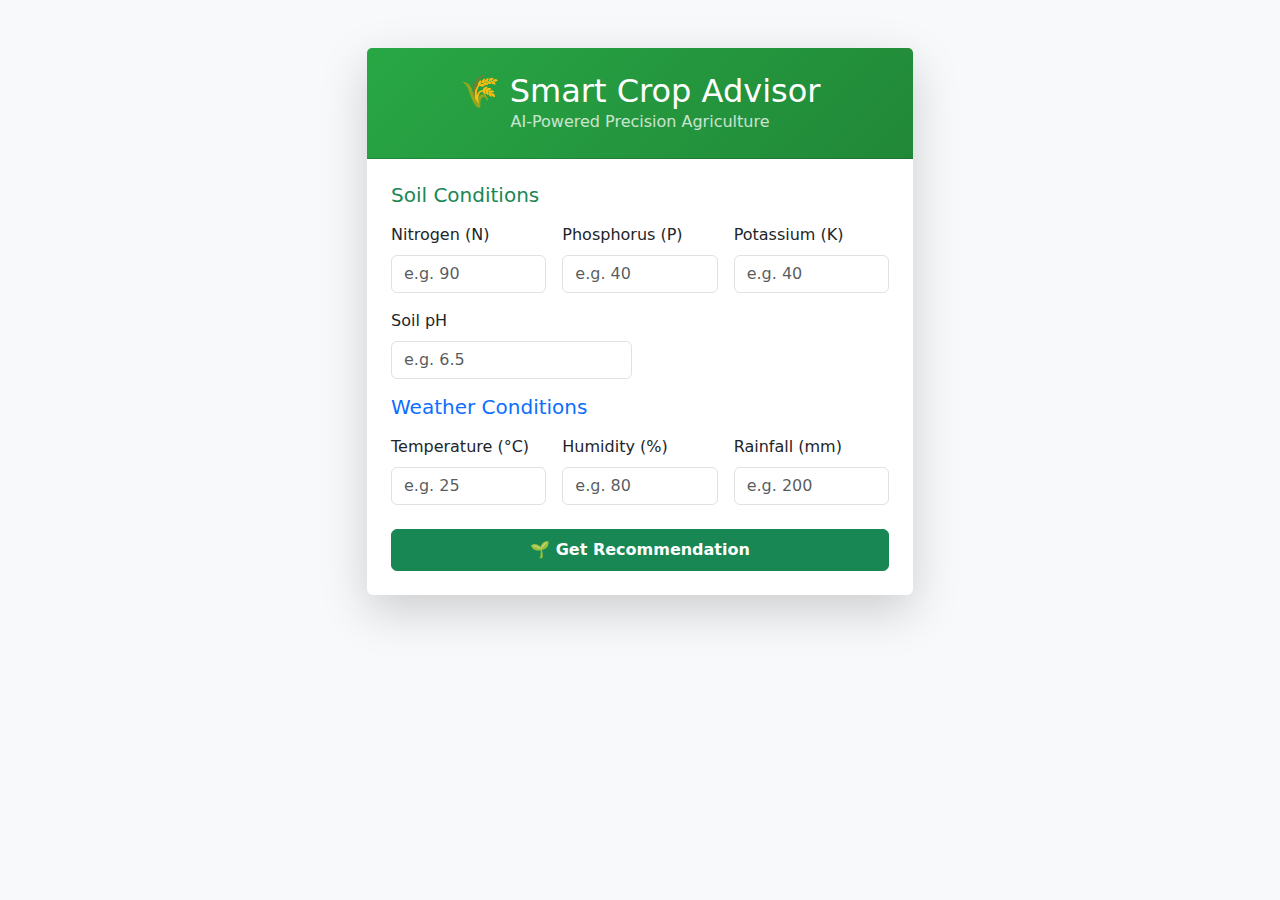
<file: code/crop recommendation/crop_model/index.html>
<!DOCTYPE html>
<html lang="en">
<head>
    <meta charset="UTF-8">
    <meta name="viewport" content="width=device-width, initial-scale=1.0">
    <title>Smart Crop Advisory System</title>
    <link href="https://cdn.jsdelivr.net/npm/bootstrap@5.3.0/dist/css/bootstrap.min.css" rel="stylesheet">
    <style>
        body { background-color: #f8f9fa; }
        .card { border: none; shadow: 0 4px 6px rgba(0,0,0,0.1); }
        .header-bg { background: linear-gradient(135deg, #28a745 0%, #218838 100%); color: white; }
        .result-box { display: none; transition: all 0.3s ease; }
    </style>
</head>
<body class="py-5">

<div class="container">
    <div class="row justify-content-center">
        <div class="col-md-8 col-lg-6">
            <div class="card shadow-lg">
                <div class="card-header header-bg text-center py-4">
                    <h2 class="mb-0">🌾 Smart Crop Advisor</h2>
                    <p class="mb-0 opacity-75">AI-Powered Precision Agriculture</p>
                </div>
                <div class="card-body p-4">
                    <form id="cropForm">
                        <h5 class="mb-3 text-success">Soil Conditions</h5>
                        <div class="row g-3 mb-3">
                            <div class="col-md-4">
                                <label class="form-label">Nitrogen (N)</label>
                                <input type="number" class="form-control" id="N" required placeholder="e.g. 90">
                            </div>
                            <div class="col-md-4">
                                <label class="form-label">Phosphorus (P)</label>
                                <input type="number" class="form-control" id="P" required placeholder="e.g. 40">
                            </div>
                            <div class="col-md-4">
                                <label class="form-label">Potassium (K)</label>
                                <input type="number" class="form-control" id="K" required placeholder="e.g. 40">
                            </div>
                            <div class="col-md-6">
                                <label class="form-label">Soil pH</label>
                                <input type="number" step="0.1" class="form-control" id="ph" required placeholder="e.g. 6.5">
                            </div>
                        </div>

                        <h5 class="mb-3 text-primary">Weather Conditions</h5>
                        <div class="row g-3 mb-4">
                            <div class="col-md-4">
                                <label class="form-label">Temperature (°C)</label>
                                <input type="number" step="0.1" class="form-control" id="temperature" required placeholder="e.g. 25">
                            </div>
                            <div class="col-md-4">
                                <label class="form-label">Humidity (%)</label>
                                <input type="number" step="0.1" class="form-control" id="humidity" required placeholder="e.g. 80">
                            </div>
                            <div class="col-md-4">
                                <label class="form-label">Rainfall (mm)</label>
                                <input type="number" step="1" class="form-control" id="rainfall" required placeholder="e.g. 200">
                            </div>
                        </div>

                        <button type="submit" class="btn btn-success w-100 py-2 fw-bold" id="btnPredict">
                            🌱 Get Recommendation
                        </button>
                    </form>

                    <div id="loading" class="text-center mt-4" style="display: none;">
                        <div class="spinner-border text-success" role="status"></div>
                        <p class="mt-2 text-muted">Analyzing soil parameters...</p>
                    </div>

                    <div id="result" class="result-box alert alert-success mt-4 text-center">
                        <h4 class="alert-heading">Recommended Crop:</h4>
                        <h1 class="display-4 fw-bold" id="cropName">--</h1>
                        <hr>
                        <p class="mb-0">Confidence Score: <strong id="confidenceScore">--</strong>%</p>
                    </div>
                    
                    <div id="error" class="alert alert-danger mt-4 text-center" style="display: none;"></div>
                </div>
            </div>
        </div>
    </div>
</div>

<script>
    document.getElementById('cropForm').addEventListener('submit', async function(e) {
        e.preventDefault();
        
        // UI Handling
        const btn = document.getElementById('btnPredict');
        const loading = document.getElementById('loading');
        const resultBox = document.getElementById('result');
        const errorBox = document.getElementById('error');
        
        btn.disabled = true;
        loading.style.display = 'block';
        resultBox.style.display = 'none';
        errorBox.style.display = 'none';

        // 1. Gather Data
        const formData = {
            N: parseFloat(document.getElementById('N').value),
            P: parseFloat(document.getElementById('P').value),
            K: parseFloat(document.getElementById('K').value),
            temperature: parseFloat(document.getElementById('temperature').value),
            humidity: parseFloat(document.getElementById('humidity').value),
            ph: parseFloat(document.getElementById('ph').value),
            rainfall: parseFloat(document.getElementById('rainfall').value)
        };

        try {
            // 2. Call API
            // CURRENT: Points directly to Python (for testing)
            // FUTURE: Change this URL to your Java Endpoint (e.g., '/api/recommend')
            const response = await fetch('http://127.0.0.1:8000/predict', {
                method: 'POST',
                headers: {
                    'Content-Type': 'application/json'
                },
                body: JSON.stringify(formData)
            });

            if (!response.ok) throw new Error("API Connection Failed");

            const data = await response.json();

            // 3. Show Result
            document.getElementById('cropName').innerText = data.prediction.toUpperCase();
            document.getElementById('confidenceScore').innerText = data.confidence.toFixed(2);
            resultBox.style.display = 'block';

        } catch (err) {
            errorBox.innerText = "⚠️ Error: " + err.message + ". Is the backend running?";
            errorBox.style.display = 'block';
        } finally {
            btn.disabled = false;
            loading.style.display = 'none';
        }
    });
</script>

</body>
</html>
</file>
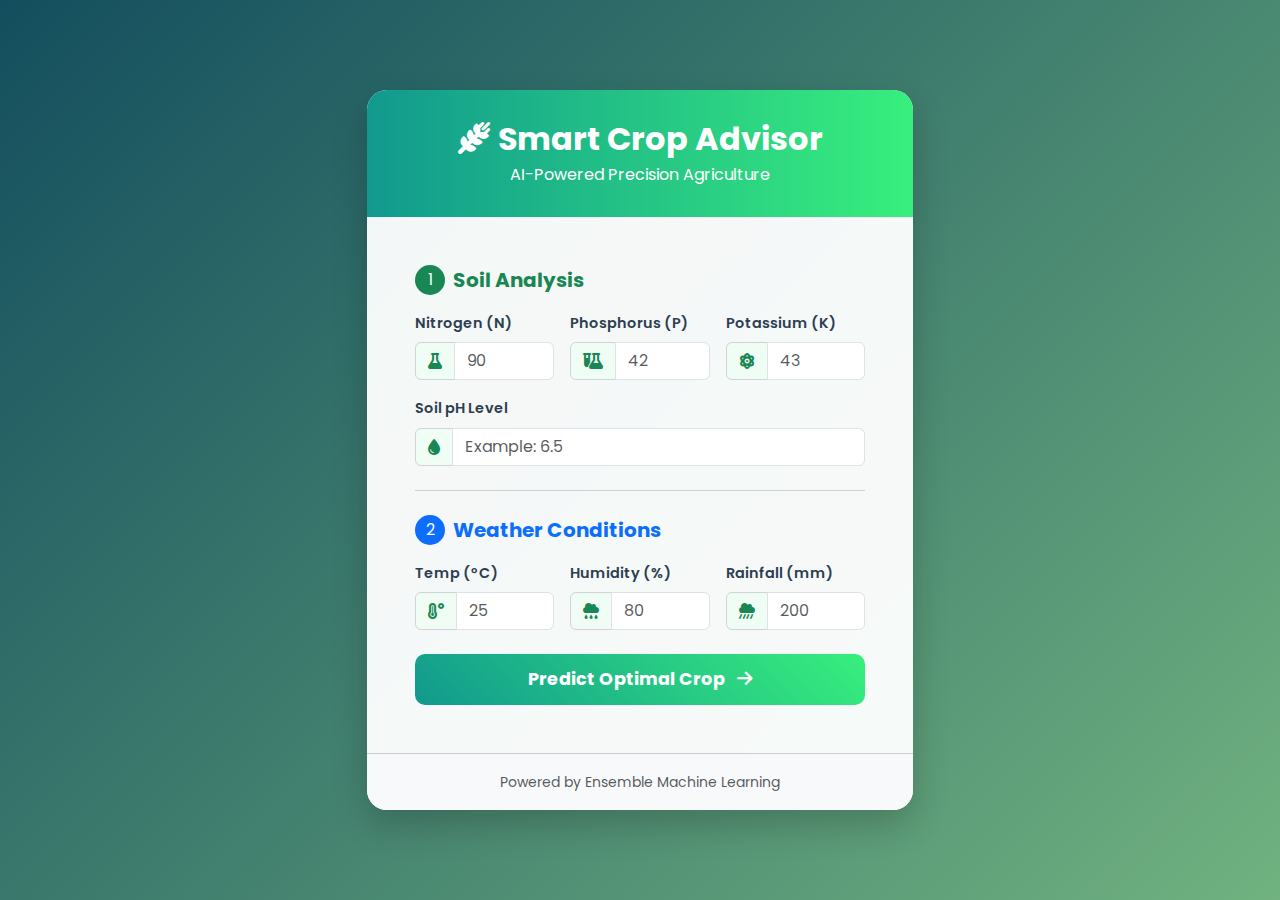
<file: code/crop recommendation/crop_model/index_crop.html>
<!DOCTYPE html>
<html lang="en">
<head>
    <meta charset="UTF-8">
    <meta name="viewport" content="width=device-width, initial-scale=1.0">
    <title>AgriSmart | Precision Crop Advisor</title>
    
    <link href="https://fonts.googleapis.com/css2?family=Poppins:wght@300;400;600;700&display=swap" rel="stylesheet">
    <link href="https://cdn.jsdelivr.net/npm/bootstrap@5.3.0/dist/css/bootstrap.min.css" rel="stylesheet">
    <link rel="stylesheet" href="https://cdnjs.cloudflare.com/ajax/libs/font-awesome/6.4.0/css/all.min.css">

    <style>
        body {
            font-family: 'Poppins', sans-serif;
            background: linear-gradient(135deg, #134e5e 0%, #71b280 100%); /* Deep Green Gradient */
            min-height: 100vh;
            display: flex;
            align-items: center;
            justify-content: center;
        }

        .main-card {
            background: rgba(255, 255, 255, 0.95);
            border-radius: 20px;
            box-shadow: 0 15px 35px rgba(0,0,0,0.2);
            overflow: hidden;
            border: none;
        }

        .header-section {
            background: linear-gradient(to right, #11998e, #38ef7d);
            color: white;
            padding: 30px 20px;
            text-align: center;
        }

        .form-label {
            font-weight: 600;
            color: #2c3e50;
            font-size: 0.9rem;
        }

        .input-group-text {
            background-color: #f0fdf4;
            border-color: #ced4da;
            color: #198754;
        }

        .form-control:focus {
            box-shadow: 0 0 0 4px rgba(25, 135, 84, 0.15);
            border-color: #198754;
        }

        .btn-predict {
            background: linear-gradient(45deg, #11998e, #38ef7d);
            border: none;
            color: white;
            padding: 12px;
            font-size: 1.1rem;
            border-radius: 10px;
            transition: all 0.3s ease;
        }

        .btn-predict:hover {
            transform: translateY(-2px);
            box-shadow: 0 5px 15px rgba(56, 239, 125, 0.4);
        }

        /* Result Animation */
        .result-box {
            display: none;
            background: #f0fdf4;
            border: 2px solid #198754;
            border-radius: 15px;
            animation: slideUp 0.5s ease-out;
        }

        @keyframes slideUp {
            from { opacity: 0; transform: translateY(20px); }
            to { opacity: 1; transform: translateY(0); }
        }

        .loading-spinner {
            display: none;
        }
    </style>
</head>
<body class="py-4">

<div class="container">
    <div class="row justify-content-center">
        <div class="col-lg-6 col-md-8">
            
            <div class="card main-card">
                <div class="header-section">
                    <h2 class="fw-bold mb-1"><i class="fa-solid fa-wheat-awn me-2"></i>Smart Crop Advisor</h2>
                    <p class="mb-0 opacity-90">AI-Powered Precision Agriculture</p>
                </div>

                <div class="card-body p-4 p-md-5">
                    <form id="cropForm">
                        
                        <div class="d-flex align-items-center mb-3">
                            <div class="bg-success text-white rounded-circle d-flex align-items-center justify-content-center me-2" style="width: 30px; height: 30px;">1</div>
                            <h5 class="fw-bold text-success mb-0">Soil Analysis</h5>
                        </div>

                        <div class="row g-3 mb-4">
                            <div class="col-4">
                                <label class="form-label">Nitrogen (N)</label>
                                <div class="input-group">
                                    <span class="input-group-text"><i class="fa-solid fa-flask"></i></span>
                                    <input type="number" class="form-control" id="N" required placeholder="90">
                                </div>
                            </div>
                            <div class="col-4">
                                <label class="form-label">Phosphorus (P)</label>
                                <div class="input-group">
                                    <span class="input-group-text"><i class="fa-solid fa-flask-vial"></i></span>
                                    <input type="number" class="form-control" id="P" required placeholder="42">
                                </div>
                            </div>
                            <div class="col-4">
                                <label class="form-label">Potassium (K)</label>
                                <div class="input-group">
                                    <span class="input-group-text"><i class="fa-solid fa-atom"></i></span>
                                    <input type="number" class="form-control" id="K" required placeholder="43">
                                </div>
                            </div>
                            <div class="col-12">
                                <label class="form-label">Soil pH Level</label>
                                <div class="input-group">
                                    <span class="input-group-text"><i class="fa-solid fa-droplet"></i></span>
                                    <input type="number" step="0.1" class="form-control" id="ph" required placeholder="Example: 6.5">
                                </div>
                            </div>
                        </div>

                        <hr class="text-muted opacity-25">

                        <div class="d-flex align-items-center mb-3 mt-4">
                            <div class="bg-primary text-white rounded-circle d-flex align-items-center justify-content-center me-2" style="width: 30px; height: 30px;">2</div>
                            <h5 class="fw-bold text-primary mb-0">Weather Conditions</h5>
                        </div>

                        <div class="row g-3 mb-4">
                            <div class="col-md-4">
                                <label class="form-label">Temp (°C)</label>
                                <div class="input-group">
                                    <span class="input-group-text"><i class="fa-solid fa-temperature-high"></i></span>
                                    <input type="number" step="0.1" class="form-control" id="temperature" required placeholder="25">
                                </div>
                            </div>
                            <div class="col-md-4">
                                <label class="form-label">Humidity (%)</label>
                                <div class="input-group">
                                    <span class="input-group-text"><i class="fa-solid fa-cloud-rain"></i></span>
                                    <input type="number" step="0.1" class="form-control" id="humidity" required placeholder="80">
                                </div>
                            </div>
                            <div class="col-md-4">
                                <label class="form-label">Rainfall (mm)</label>
                                <div class="input-group">
                                    <span class="input-group-text"><i class="fa-solid fa-cloud-showers-heavy"></i></span>
                                    <input type="number" step="1" class="form-control" id="rainfall" required placeholder="200">
                                </div>
                            </div>
                        </div>

                        <button type="submit" class="btn btn-predict w-100 fw-bold" id="btnPredict">
                            Predict Optimal Crop <i class="fa-solid fa-arrow-right ms-2"></i>
                        </button>

                    </form>

                    <div id="loading" class="loading-spinner text-center mt-4">
                        <div class="spinner-border text-success" role="status" style="width: 3rem; height: 3rem;"></div>
                        <p class="mt-2 fw-bold text-muted">AI is analyzing soil & climate data...</p>
                    </div>

                    <div id="result" class="result-box p-4 mt-4 text-center">
                        <h6 class="text-muted text-uppercase fw-bold mb-2">Best Crop to Grow:</h6>
                        <h1 class="display-4 fw-bold text-success mb-2" id="cropName">--</h1>
                        <span class="badge bg-success bg-opacity-10 text-success px-3 py-2 rounded-pill">
                            <i class="fa-solid fa-circle-check me-1"></i> Confidence: <span id="confidenceScore">--</span>%
                        </span>
                    </div>
                    
                    <div id="error" class="alert alert-danger mt-4 text-center shadow-sm" style="display: none; border-radius: 10px;"></div>

                </div>
                <div class="card-footer text-center bg-light py-3">
                    <small class="text-muted">Powered by Ensemble Machine Learning</small>
                </div>
            </div>
        </div>
    </div>
</div>

<script>
    document.getElementById('cropForm').addEventListener('submit', async function(e) {
        e.preventDefault();
        
        // UI Handling
        const btn = document.getElementById('btnPredict');
        const loading = document.getElementById('loading');
        const resultBox = document.getElementById('result');
        const errorBox = document.getElementById('error');
        
        // Reset UI
        btn.disabled = true;
        btn.innerHTML = '<i class="fa-solid fa-spinner fa-spin"></i> Processing...';
        loading.style.display = 'block';
        resultBox.style.display = 'none';
        errorBox.style.display = 'none';

        // 1. Gather Data
        const formData = {
            N: parseFloat(document.getElementById('N').value),
            P: parseFloat(document.getElementById('P').value),
            K: parseFloat(document.getElementById('K').value),
            temperature: parseFloat(document.getElementById('temperature').value),
            humidity: parseFloat(document.getElementById('humidity').value),
            ph: parseFloat(document.getElementById('ph').value),
            rainfall: parseFloat(document.getElementById('rainfall').value)
        };

        try {
            // 2. Call API (Ensure your Python API is running on Port 8000)
            const response = await fetch('http://127.0.0.1:8000/predict', {
                method: 'POST',
                headers: {
                    'Content-Type': 'application/json'
                },
                body: JSON.stringify(formData)
            });

            if (!response.ok) throw new Error("Could not connect to AI Model");

            const data = await response.json();

            // 3. Show Result
            document.getElementById('cropName').innerText = data.prediction.toUpperCase();
            document.getElementById('confidenceScore').innerText = data.confidence.toFixed(2);
            resultBox.style.display = 'block';
            
            // Scroll to result on mobile
            resultBox.scrollIntoView({ behavior: 'smooth' });

        } catch (err) {
            errorBox.innerHTML = `<i class="fa-solid fa-triangle-exclamation me-2"></i> <strong>Error:</strong> ${err.message}. <br>Make sure the Python backend is running.`;
            errorBox.style.display = 'block';
        } finally {
            btn.disabled = false;
            btn.innerHTML = 'Predict Optimal Crop <i class="fa-solid fa-arrow-right ms-2"></i>';
            loading.style.display = 'none';
        }
    });
</script>

</body>
</html>
</file>
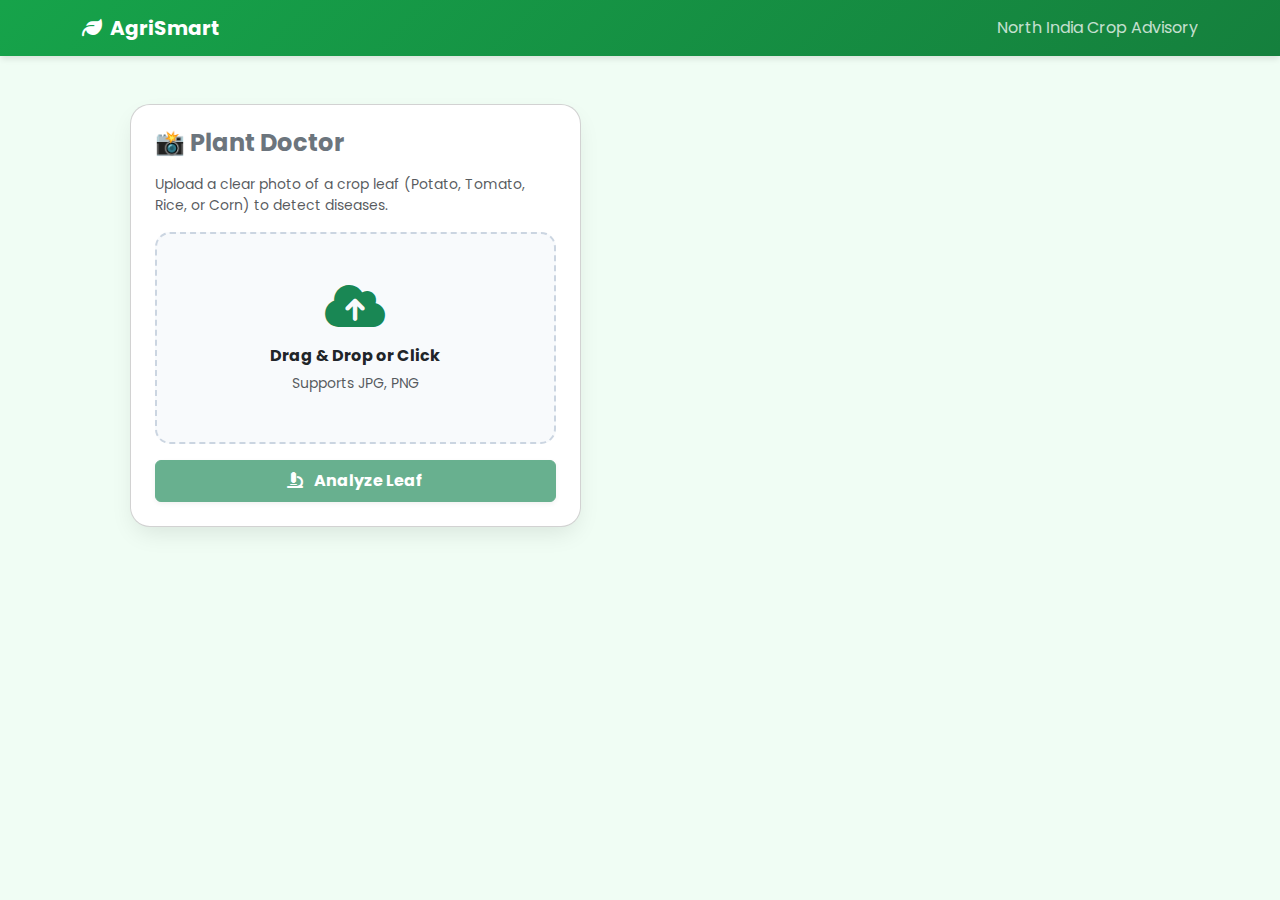
<file: code/disease detection/model/index_disease.html>
<!DOCTYPE html>
<html lang="en">
<head>
    <meta charset="UTF-8">
    <meta name="viewport" content="width=device-width, initial-scale=1.0">
    <title>AgriSmart | AI Plant Doctor</title>
    
    <link href="https://cdn.jsdelivr.net/npm/bootstrap@5.3.0/dist/css/bootstrap.min.css" rel="stylesheet">
    <link rel="stylesheet" href="https://cdnjs.cloudflare.com/ajax/libs/font-awesome/6.4.0/css/all.min.css">
    <link href="https://fonts.googleapis.com/css2?family=Poppins:wght@300;400;600&display=swap" rel="stylesheet">

    <style>
        body {
            font-family: 'Poppins', sans-serif;
            background-color: #f0fdf4; /* Light Green Tint */
        }

        .navbar {
            background: linear-gradient(135deg, #16a34a, #15803d);
            box-shadow: 0 4px 6px -1px rgba(0, 0, 0, 0.1);
        }

        .upload-card {
            background: white;
            border-radius: 20px;
            box-shadow: 0 10px 25px -5px rgba(0, 0, 0, 0.1);
            transition: transform 0.3s ease;
        }

        .upload-zone {
            border: 2px dashed #cbd5e1;
            border-radius: 15px;
            background-color: #f8fafc;
            transition: all 0.3s ease;
            cursor: pointer;
            position: relative;
            overflow: hidden;
        }

        .upload-zone:hover, .upload-zone.dragover {
            border-color: #16a34a;
            background-color: #dcfce7;
        }

        .preview-img {
            max-height: 300px;
            width: 100%;
            object-fit: contain;
            border-radius: 10px;
            display: none;
        }

        .result-card {
            display: none;
            animation: slideUp 0.5s ease-out;
        }

        @keyframes slideUp {
            from { opacity: 0; transform: translateY(20px); }
            to { opacity: 1; transform: translateY(0); }
        }

        .confidence-bar {
            height: 10px;
            border-radius: 5px;
            background-color: #e2e8f0;
            overflow: hidden;
        }

        .confidence-fill {
            height: 100%;
            background: linear-gradient(90deg, #22c55e, #16a34a);
            width: 0%;
            transition: width 1s ease-in-out;
        }

        .treatment-box {
            background-color: #fffbeb;
            border-left: 5px solid #f59e0b;
        }
    </style>
</head>
<body>

    <nav class="navbar navbar-expand-lg navbar-dark mb-5">
        <div class="container">
            <a class="navbar-brand fw-bold" href="#">
                <i class="fa-solid fa-leaf me-2"></i>AgriSmart
            </a>
            <span class="navbar-text text-white opacity-75">
                North India Crop Advisory
            </span>
        </div>
    </nav>

    <div class="container pb-5">
        <div class="row justify-content-center">
            
            <div class="col-lg-5 mb-4">
                <div class="card upload-card p-4 h-100">
                    <h4 class="fw-bold text-secondary mb-3">📸 Plant Doctor</h4>
                    <p class="text-muted small">Upload a clear photo of a crop leaf (Potato, Tomato, Rice, or Corn) to detect diseases.</p>
                    
                    <form id="uploadForm">
                        <div class="upload-zone p-5 text-center mb-3" id="dropZone">
                            <input type="file" id="fileInput" class="position-absolute top-0 start-0 w-100 h-100 opacity-0" accept="image/*">
                            <div id="uploadContent">
                                <i class="fa-solid fa-cloud-arrow-up fa-3x text-success mb-3"></i>
                                <h6 class="fw-bold">Drag & Drop or Click</h6>
                                <p class="text-muted small mb-0">Supports JPG, PNG</p>
                            </div>
                            <img id="preview" class="preview-img mt-2 shadow-sm">
                        </div>

                        <button type="submit" class="btn btn-success w-100 py-2 fw-bold shadow-sm" id="analyzeBtn" disabled>
                            <i class="fa-solid fa-microscope me-2"></i> Analyze Leaf
                        </button>
                    </form>
                </div>
            </div>

            <div class="col-lg-6">
                
                <div id="loading" class="text-center mt-5" style="display: none;">
                    <div class="spinner-border text-success" style="width: 3rem; height: 3rem;" role="status"></div>
                    <p class="mt-3 text-muted fw-bold">AI is examining the leaf...</p>
                </div>

                <div class="card upload-card p-4 result-card" id="resultCard">
                    <div class="d-flex justify-content-between align-items-center mb-3">
                        <h5 class="fw-bold text-secondary mb-0">Diagnosis Report</h5>
                        <span class="badge bg-success rounded-pill px-3">AI Analysis</span>
                    </div>

                    <h2 class="text-danger fw-bold mb-1" id="diseaseName">--</h2>
                    <p class="text-muted" id="timestamp">Detected just now</p>

                    <label class="small fw-bold text-secondary">Confidence Score</label>
                    <div class="d-flex align-items-center mb-4">
                        <div class="confidence-bar flex-grow-1 me-3">
                            <div class="confidence-fill" id="confidenceBar"></div>
                        </div>
                        <span class="fw-bold text-dark" id="confidenceText">0%</span>
                    </div>

                    <div class="treatment-box p-3 rounded">
                        <h6 class="fw-bold text-warning-emphasis"><i class="fa-solid fa-user-doctor me-2"></i>Recommended Action</h6>
                        <p class="small text-muted mb-0" id="treatmentText">
                            Please consult a local agricultural expert for specific chemical dosages.
                        </p>
                    </div>

                    <button class="btn btn-outline-secondary w-100 mt-4" onclick="location.reload()">
                        Analyze Another Leaf
                    </button>
                </div>

            </div>
        </div>
    </div>

    <script>
        const fileInput = document.getElementById('fileInput');
        const dropZone = document.getElementById('dropZone');
        const uploadContent = document.getElementById('uploadContent');
        const preview = document.getElementById('preview');
        const analyzeBtn = document.getElementById('analyzeBtn');
        const loading = document.getElementById('loading');
        const resultCard = document.getElementById('resultCard');

        // 1. Handle File Selection
        fileInput.addEventListener('change', function() {
            const file = this.files[0];
            if (file) {
                const reader = new FileReader();
                reader.onload = function(e) {
                    preview.src = e.target.result;
                    preview.style.display = 'block';
                    uploadContent.style.display = 'none';
                    analyzeBtn.disabled = false; // Enable button
                }
                reader.readAsDataURL(file);
            }
        });

        // 2. Drag and Drop Effects
        dropZone.addEventListener('dragover', (e) => {
            e.preventDefault();
            dropZone.classList.add('dragover');
        });

        dropZone.addEventListener('dragleave', () => {
            dropZone.classList.remove('dragover');
        });

        dropZone.addEventListener('drop', (e) => {
            e.preventDefault();
            dropZone.classList.remove('dragover');
            fileInput.files = e.dataTransfer.files; // Assign dropped file to input
            const event = new Event('change');
            fileInput.dispatchEvent(event); // Trigger change event manually
        });

        // 3. Handle API Request
        document.getElementById('uploadForm').addEventListener('submit', async function(e) {
            e.preventDefault();
            
            // UI States
            analyzeBtn.disabled = true;
            analyzeBtn.innerHTML = '<i class="fa-solid fa-spinner fa-spin me-2"></i> Analyzing...';
            loading.style.display = 'block';
            resultCard.style.display = 'none';

            const formData = new FormData();
            formData.append("file", fileInput.files[0]);

            try {
                // Call your Python API (Ensure port 8002 is running)
                const response = await fetch('http://127.0.0.1:8002/predict_disease', {
                    method: 'POST',
                    body: formData
                });

                const data = await response.json();

                // UI Updates
                loading.style.display = 'none';
                
                if (data.error) {
                    alert("Error: " + data.error);
                    analyzeBtn.innerHTML = '<i class="fa-solid fa-microscope me-2"></i> Analyze Leaf';
                    analyzeBtn.disabled = false;
                    return;
                }

                // Populate Data
                document.getElementById('diseaseName').innerText = data.disease.replace(/_/g, ' '); // Remove underscores
                
                // Animate Confidence Bar
                const confidence = parseFloat(data.confidence);
                document.getElementById('confidenceText').innerText = confidence.toFixed(1) + "%";
                document.getElementById('confidenceBar').style.width = confidence + "%";

                // Simple Logic for Advice (You can expand this dictionary)
                const adviceDict = {
                    "Healthy": "Your crop looks healthy! Keep monitoring water levels.",
                    "Late_Blight": "Fungal infection detected. Consider using fungicides like Mancozeb or Chlorothalonil.",
                    "Early_Blight": "Remove infected leaves immediately. Apply copper-based fungicides.",
                    "Rust": "Avoid overhead watering. Apply sulfur-based fungicides.",
                    "Leaf_Spot": "Ensure proper spacing between plants for air circulation."
                };

                // Find matching advice keyword
                let advice = "Consult a local expert for specific treatment.";
                for (const key in adviceDict) {
                    if (data.disease.includes(key)) {
                        advice = adviceDict[key];
                        break;
                    }
                }
                document.getElementById('treatmentText').innerText = advice;

                // Show Result
                resultCard.style.display = 'block';
                analyzeBtn.innerHTML = '<i class="fa-solid fa-check me-2"></i> Done';

            } catch (err) {
                console.error(err);
                alert("Failed to connect to the AI Server. Is it running?");
                loading.style.display = 'none';
                analyzeBtn.innerHTML = '<i class="fa-solid fa-microscope me-2"></i> Analyze Leaf';
                analyzeBtn.disabled = false;
            }
        });
    </script>
</body>
</html>
</file>
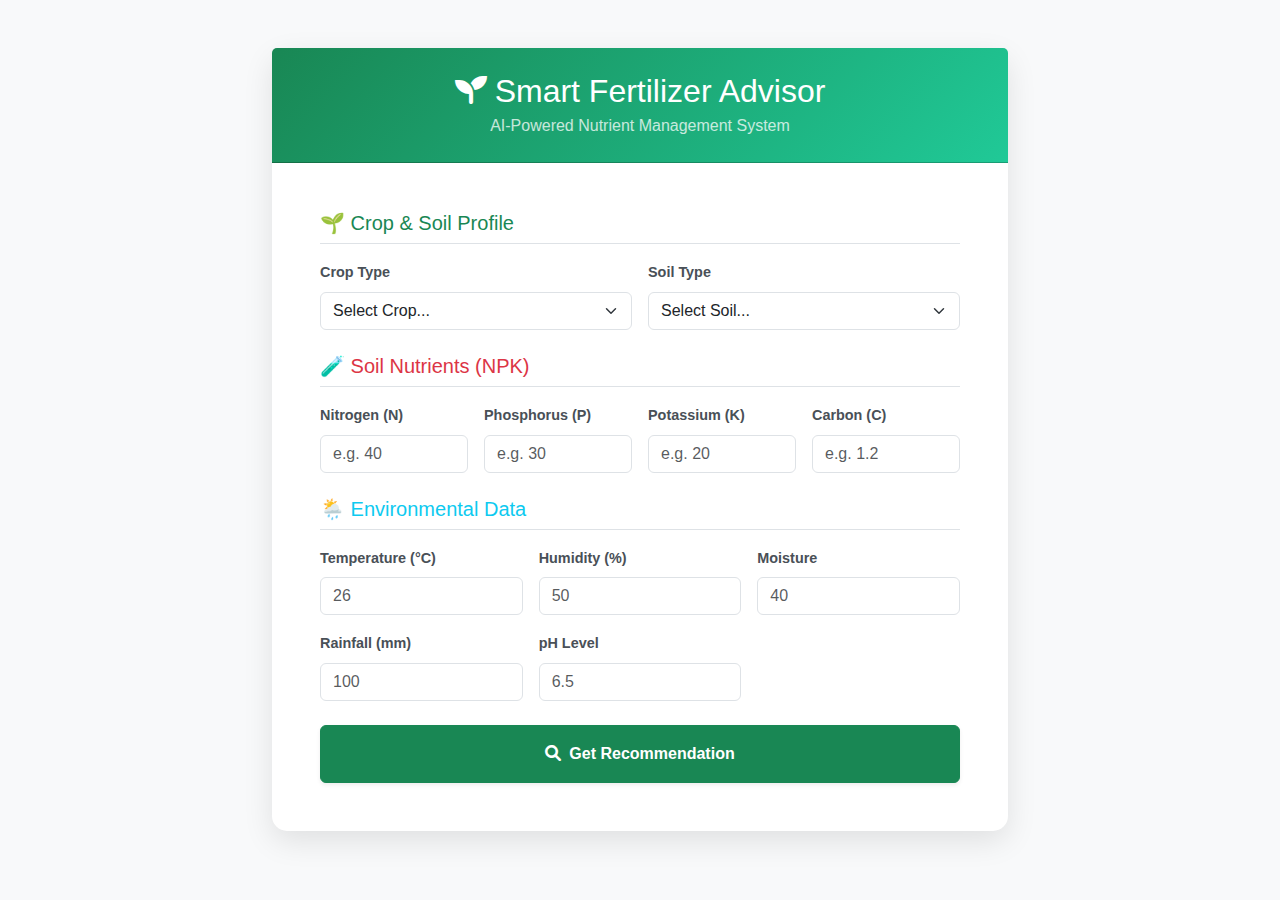
<file: code/fertilizer recommendation/fertlizer_model/index_fertilizer.html>
<!DOCTYPE html>
<html lang="en">
<head>
    <meta charset="UTF-8">
    <meta name="viewport" content="width=device-width, initial-scale=1.0">
    <title>Smart Fertilizer Advisor</title>
    <link href="https://cdn.jsdelivr.net/npm/bootstrap@5.3.0/dist/css/bootstrap.min.css" rel="stylesheet">
    <link rel="stylesheet" href="https://cdnjs.cloudflare.com/ajax/libs/font-awesome/6.0.0/css/all.min.css">
    <style>
        body { background-color: #f8f9fa; font-family: 'Segoe UI', Tahoma, Geneva, Verdana, sans-serif; }
        .main-card { border: none; border-radius: 15px; box-shadow: 0 10px 30px rgba(0,0,0,0.1); }
        .header-bg { background: linear-gradient(135deg, #198754 0%, #20c997 100%); color: white; border-radius: 15px 15px 0 0; }
        .form-label { font-weight: 600; color: #495057; font-size: 0.9rem; }
        .form-control:focus, .form-select:focus { border-color: #198754; box-shadow: 0 0 0 0.25rem rgba(25, 135, 84, 0.25); }
        .result-box { display: none; border-left: 5px solid #198754; background: #fff; animation: fadeIn 0.5s; }
        @keyframes fadeIn { from { opacity: 0; transform: translateY(10px); } to { opacity: 1; transform: translateY(0); } }
    </style>
</head>
<body class="py-5">

<div class="container">
    <div class="row justify-content-center">
        <div class="col-lg-8">
            <div class="card main-card">
                <div class="card-header header-bg text-center py-4">
                    <h2 class="mb-1"><i class="fas fa-seedling me-2"></i>Smart Fertilizer Advisor</h2>
                    <p class="mb-0 opacity-75">AI-Powered Nutrient Management System</p>
                </div>
                <div class="card-body p-5">
                    <form id="fertForm">
                        
                        <h5 class="text-success mb-3 border-bottom pb-2">🌱 Crop & Soil Profile</h5>
                        <div class="row g-3 mb-4">
                            <div class="col-md-6">
                                <label class="form-label">Crop Type</label>
                                <select class="form-select" id="Crop_Type" required>
                                    <option value="" selected disabled>Select Crop...</option>
                                    <option value="Rice">Rice</option>
                                    <option value="Maize">Maize</option>
                                    <option value="Sugarcane">Sugarcane</option>
                                    <option value="Cotton">Cotton</option>
                                    <option value="Wheat">Wheat</option>
                                    <option value="Tobacco">Tobacco</option>
                                    <option value="Barley">Barley</option>
                                    <option value="Pigeon Peas">Pigeon Peas</option>
                                    <option value="Chickpea">Chickpea</option>
                                    <option value="Lentil">Lentil</option>
                                </select>
                            </div>
                            <div class="col-md-6">
                                <label class="form-label">Soil Type</label>
                                <select class="form-select" id="Soil_Type" required>
                                    <option value="" selected disabled>Select Soil...</option>
                                    <option value="Acidic Soil">Acidic Soil</option>
                                    <option value="Alkaline Soil">Alkaline Soil</option>
                                    <option value="Loamy Soil">Loamy Soil</option>
                                    <option value="Neutral Soil">Neutral Soil</option>
                                    <option value="Peaty Soil">Peaty Soil</option>
                                </select>
                            </div>
                        </div>

                        <h5 class="text-danger mb-3 border-bottom pb-2">🧪 Soil Nutrients (NPK)</h5>
                        <div class="row g-3 mb-4">
                            <div class="col-md-3">
                                <label class="form-label">Nitrogen (N)</label>
                                <input type="number" class="form-control" id="Nitrogen" required placeholder="e.g. 40">
                            </div>
                            <div class="col-md-3">
                                <label class="form-label">Phosphorus (P)</label>
                                <input type="number" class="form-control" id="Phosphorous" required placeholder="e.g. 30">
                            </div>
                            <div class="col-md-3">
                                <label class="form-label">Potassium (K)</label>
                                <input type="number" class="form-control" id="Potassium" required placeholder="e.g. 20">
                            </div>
                             <div class="col-md-3">
                                <label class="form-label">Carbon (C)</label>
                                <input type="number" step="0.1" class="form-control" id="Carbon" required placeholder="e.g. 1.2">
                            </div>
                        </div>

                        <h5 class="text-info mb-3 border-bottom pb-2">🌦️ Environmental Data</h5>
                        <div class="row g-3 mb-4">
                            <div class="col-md-4">
                                <label class="form-label">Temperature (°C)</label>
                                <input type="number" step="0.1" class="form-control" id="Temperature" required placeholder="26">
                            </div>
                            <div class="col-md-4">
                                <label class="form-label">Humidity (%)</label>
                                <input type="number" class="form-control" id="Humidity" required placeholder="50">
                            </div>
                            <div class="col-md-4">
                                <label class="form-label">Moisture</label>
                                <input type="number" class="form-control" id="Moisture" required placeholder="40">
                            </div>
                             <div class="col-md-4">
                                <label class="form-label">Rainfall (mm)</label>
                                <input type="number" class="form-control" id="Rainfall" required placeholder="100">
                            </div>
                             <div class="col-md-4">
                                <label class="form-label">pH Level</label>
                                <input type="number" step="0.1" class="form-control" id="PH" required placeholder="6.5">
                            </div>
                        </div>

                        <button type="submit" class="btn btn-success w-100 py-3 fw-bold shadow-sm" id="btnPredict">
                            <i class="fas fa-search me-2"></i>Get Recommendation
                        </button>
                    </form>

                    <div id="loading" class="text-center mt-4" style="display: none;">
                        <div class="spinner-border text-success" role="status"></div>
                        <p class="mt-2 text-muted">Analyzing soil chemistry...</p>
                    </div>

                    <div id="result" class="result-box alert mt-4 p-4 shadow-sm">
                        <h6 class="text-uppercase text-muted mb-2" style="font-size: 0.85rem; letter-spacing: 1px;">Recommended Fertilizer</h6>
                        <h2 class="display-6 fw-bold text-success" id="recName">--</h2>
                        <p class="lead text-dark mb-2" id="recReason">--</p>
                        <hr>
                        <div class="d-flex justify-content-between align-items-center">
                            <small class="text-muted">AI Confidence Score:</small>
                            <span class="badge bg-success rounded-pill fs-6" id="confScore">--%</span>
                        </div>
                    </div>
                    
                    <div id="error" class="alert alert-danger mt-4 text-center shadow-sm" style="display: none;">
                        <i class="fas fa-exclamation-triangle me-2"></i><span id="errorMsg"></span>
                    </div>

                </div>
            </div>
        </div>
    </div>
</div>

<script src="https://cdn.jsdelivr.net/npm/bootstrap@5.3.0/dist/js/bootstrap.bundle.min.js"></script>

<script>
    document.getElementById('fertForm').addEventListener('submit', async function(e) {
        e.preventDefault();
        
        // UI Elements
        const btn = document.getElementById('btnPredict');
        const loading = document.getElementById('loading');
        const resultBox = document.getElementById('result');
        const errorBox = document.getElementById('error');
        const errorMsg = document.getElementById('errorMsg');
        
        // Reset UI
        btn.disabled = true;
        loading.style.display = 'block';
        resultBox.style.display = 'none';
        errorBox.style.display = 'none';

        // Collect Data (Matches FastAPI Input Schema)
        const formData = {
            Temperature: parseFloat(document.getElementById('Temperature').value),
            Humidity: parseFloat(document.getElementById('Humidity').value),
            Moisture: parseFloat(document.getElementById('Moisture').value),
            Rainfall: parseFloat(document.getElementById('Rainfall').value),
            PH: parseFloat(document.getElementById('PH').value),
            Soil_Type: document.getElementById('Soil_Type').value,
            Crop_Type: document.getElementById('Crop_Type').value,
            Nitrogen: parseFloat(document.getElementById('Nitrogen').value),
            Potassium: parseFloat(document.getElementById('Potassium').value),
            Phosphorous: parseFloat(document.getElementById('Phosphorous').value),
            Carbon: parseFloat(document.getElementById('Carbon').value)
        };

        try {
            // Call Python API (Port 8001)
            const response = await fetch('http://127.0.0.1:8001/predict_fertilizer', {
                method: 'POST',
                headers: { 'Content-Type': 'application/json' },
                body: JSON.stringify(formData)
            });

            const data = await response.json();

            if (data.error) throw new Error(data.error);

            // Update UI with Result
            document.getElementById('recName').innerText = data.recommendation;
            document.getElementById('recReason').innerText = data.reason;
            document.getElementById('confScore').innerText = data.confidence + '%';
            
            resultBox.style.display = 'block';

        } catch (err) {
            errorMsg.innerText = err.message;
            errorBox.style.display = 'block';
        } finally {
            btn.disabled = false;
            loading.style.display = 'none';
        }
    });
</script>

</body>
</html>
</file>
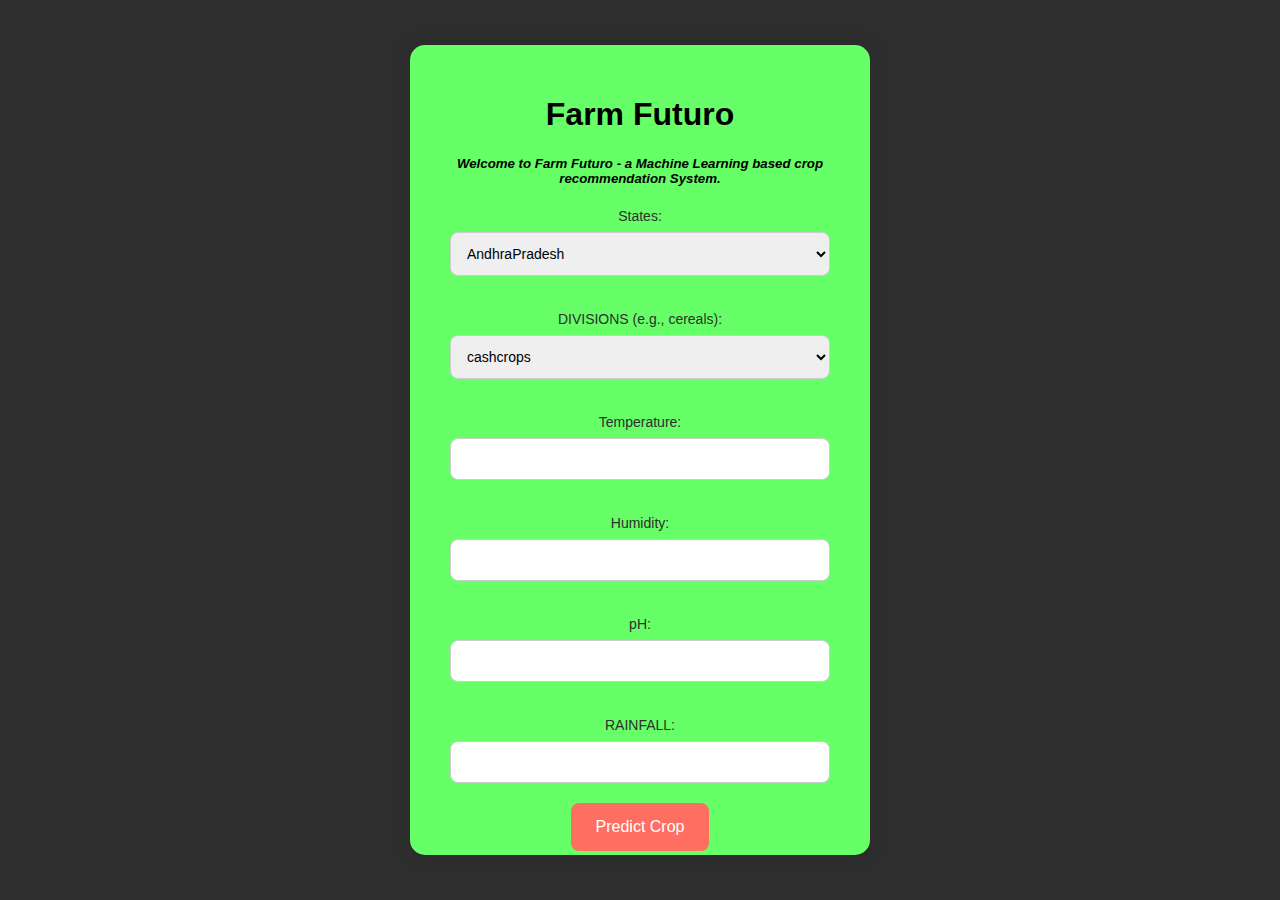
<file: data/raw data/crop recommendation/farm futo/main project and website/Project.html>
<!DOCTYPE html>
<html lang="en">
<head>
    <meta charset="UTF-8">
    <meta name="viewport" content="width=device-width, initial-scale=1.0">
    <title>FARM FUTURO</title>
    <style>
        body {
            font-family: 'Montserrat', Arial, sans-serif;
            background-color:#2E2E2E;
            margin: 0;
            display: flex;
            justify-content: center;
            align-items: center;
            height: 100vh;
        }
    
        #formContainer {
            background-color: #67ff67;
            padding: 30px;
            border-radius: 15px;
            box-shadow: 0 0 20px rgba(0, 0, 0, 0.1);
            width: 400px;
            height:750px;
            text-align: center;
        }
    
        h2 {
            color: #2E2E2E;
            font-size: 24px;
            margin-bottom: 20px;
        }
    
        label {
            display: block;
            margin: 15px 0 8px;
            color:#2E2E2E;
            font-size: 14px;
        }
    
        input, select {
            width: calc(100% - 20px);
            padding: 12px;
            margin-bottom: 20px;
            box-sizing: border-box;
            border: 1px solid #ccc;
            border-radius: 8px;
            font-size: 14px;
        }
    
        button {
            background-color: #ff6f61;
            color: #fff;
            padding: 15px 25px;
            border: none;
            border-radius: 8px;
            cursor: pointer;
            font-size: 16px;
            transition: background-color 0.3s;
        }
    
        button:hover {
            background-color: #e2574c;
        }
    
        #result {
            margin-top: 20px;
            font-weight: bold;
            color: #333;
            font-size: 16px;
        }
    </style>
</head>
<body>

    <div id="formContainer">
        <h1>Farm Futuro</h1>
        <h5><i>Welcome to Farm Futuro - a Machine Learning based crop recommendation System.</i></h5>

        <form id="cropForm">

            <label for="States">States:</label>
            <select id="States" name="States" required>
                <option value="AndhraPradesh">AndhraPradesh</option>
                <option value="Bihar">Bihar</option>
                <option value="Chattisgarh">Chattisgarh</option>
                <option value="Goa">Goa</option>
                <option value="Gujarat">Gujarat</option>
                <option value="Haryana">Haryana</option>
                <option value="HimachalPradesh">HimachalPradesh</option>
                <option value="JammuKashmir">JammuKashmir</option>
                <option value="Jharkhand">Jharkhand</option>
                <option value="Karnataka">Karnataka</option>
                <option value="Kerela">Kerela</option>
                <option value="MadhyaPradesh">MadhyaPradesh</option>
                <option value="Maharashtra">Maharashtra</option>
                <option value="NorthEast">NorthEast</option>
                <option value="Odisha">Odisha</option>
                <option value="Punjab">Punjab</option>
                <option value="Rajasthan">Rajasthan</option>
                <option value="TamilNadu">TamilNadu</option>
                <option value="Telengana">Telengana</option>
                <option value="UttarPradesh">UttarPradesh</option>
                <option value="West Bengal">WestBengal</option>
            </select> 
            <label for="divisions">DIVISIONS (e.g., cereals):</label>
            <select id="divisions" name="DIVISIONS" required>
                <option value="cashcrops">cashcrops</option>
                <option value="cereals">cereals</option>
                <option value="pulses">pulses</option>
                <option value="Fruits">Fruits</option>
                
            </select>  
            <label for="temperature">Temperature:</label>
            <input type="number" id="temperature" name="temperature" required>

            <label for="humidity">Humidity:</label>
            <input type="number" id="humidity" name="humidity" required>

            <label for="ph">pH:</label>
            <input type="number" id="ph" name="ph" required>

            <label for="rainfall">RAINFALL:</label>
            <input type="number" id="rainfall" name="rainfall" required>


                 
            <button type="button" onclick="predictCrop()" id="submitButton" disabled>Predict Crop</button>
        </form>

        <div id="result"></div>
    </div>

    <script>
        document.addEventListener('DOMContentLoaded', function () {
            const submitButton = document.getElementById('submitButton');
            const formFields = document.querySelectorAll('#cropForm input, #cropForm select');

            function checkFields() {
                let allFieldsFilled = true;
                formFields.forEach(function (field) {
                    if (field.value.trim() === '') {
                        document.getElementById('result').innerText = "please fill all fields";
                        allFieldsFilled = false;

                    }
                });

                submitButton.disabled = !allFieldsFilled;
            }

            formFields.forEach(function (field) {
                field.addEventListener('input', checkFields);
            });
        });
        function predictCrop() {
            // Collect user inputs
            var temperature = document.getElementById('temperature').value;
            var humidity = document.getElementById('humidity').value;
            var ph = document.getElementById('ph').value;
            var rainfall = document.getElementById('rainfall').value;
            var divisions = document.getElementById('divisions').value;
            var states = document.getElementById('States').value;

            // Prepare the data to be sent
            var data = {
                "temperature": parseFloat(temperature),
                "humidity": parseFloat(humidity),
                "ph": parseFloat(ph),
                "rainfall": parseFloat(rainfall),
                "divisions": divisions,
                "States": states
            };

            // Send a POST request to the Flask API
            fetch("http://127.0.0.1:5000/predict_crop", {
                method: 'POST',
                headers: {
                    'Content-Type': 'application/json'
                },
                body: JSON.stringify(data)
            })
            .then(response => response.json())
            .then(result => {
                // Display the result
                document.getElementById('result').innerText = "Predicted Crop: " + result.predicted_crop_label;
            })
            .catch(error => {
                console.error('Error:', error);
                document.getElementById('result').innerText = "Error occurred. Please try again.";
            });
        }
    </script>

</body>
</html>
</file>
